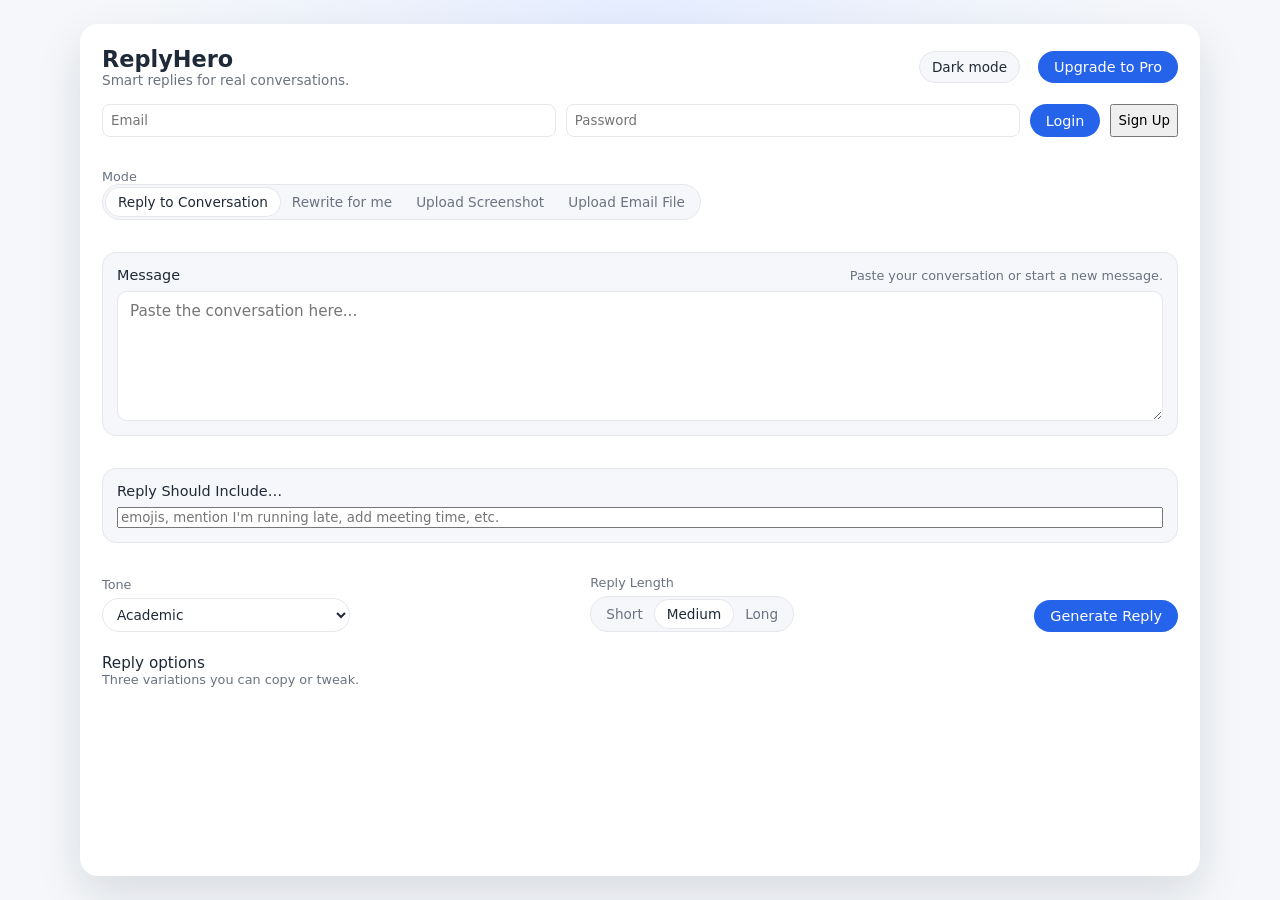
<file: index.html>
<!DOCTYPE html>
<html lang="en">
<head>
  <meta charset="UTF-8" />
  <title>ReplyHero</title>
  <meta name="viewport" content="width=device-width, initial-scale=1" />

  <link rel="stylesheet" href="replyhero.css">
</head>

<body>

  <div class="shell">
    <div class="app">

      <div class="app-header">
        <div class="left-header">
          <div>
            <div class="app-title">ReplyHero</div>
            <div class="app-subtitle">Smart replies for real conversations.</div>
          </div>
        </div>
        <div class="header-right">
          <button class="toggle-dark" id="darkToggle">Dark mode</button>

          <!-- ⭐ NEW UPGRADE BUTTON -->
          <button class="btn-primary" id="upgradeBtn" style="margin-left:10px;">
            Upgrade to Pro
          </button>

          <button id="manageBillingBtn" class="btn-outline" style="display:none; margin-left:10px;">
            Manage Subscription
          </button>

          <div id="proBadge" style="
            display:none;
            background:#4CAF50;
            color:white;
            padding:6px 12px;
            border-radius:8px;
            font-weight:600;
            margin-left:10px;
          ">
            PRO Active
          </div>
        </div>
      </div>

      <!-- LOGIN BAR -->
      <div class="login-bar" style="display:flex; gap:10px; margin-bottom:16px;">
        <input id="email"
               type="email"
               placeholder="Email"
               style="flex:1; padding:8px; border-radius:8px; border:1px solid var(--border); background:var(--card); color:var(--text);" />

        <input id="password"
               type="password"
               placeholder="Password"
               style="flex:1; padding:8px; border-radius:8px; border:1px solid var(--border); background:var(--card); color:var(--text);" />

        <button onclick="loginUser()" class="btn-primary" style="white-space:nowrap;">
          Login
        </button>

        <button onclick="signupUser()" class="btn-outline" style="white-space:nowrap;">
          Sign Up
        </button>
      </div>

      <!-- ⭐ FREE PLAN MESSAGE (correct location) -->
      <div id="freeMessage" style="
        display:none;
        margin-bottom:16px;
        color:var(--text);
        font-size:14px;
      ">
        You have <span id="freeCount">15</span> free replies remaining.
      </div>

      <!-- ⭐ MODE SELECTOR -->
      <div class="mode-row">
        <div>
          <div class="mode-label">Mode</div>
          <div class="mode-tabs" id="modeTabs">
            <button data-mode="paste" class="active">Reply to Conversation</button>
            <button data-mode="start">Rewrite for me</button>
            <button data-mode="upload">Upload Screenshot</button>
            <button data-mode="file">Upload Email File</button>
          </div>
        </div>
      </div>

      <!-- ⭐ TEXT INPUT WRAPPER -->
      <div id="textInputWrapper" class="input-card" style="margin-top:16px;">
        <div class="input-label-row">
          <div class="input-label">Message</div>
          <div class="input-hint">Paste your conversation or start a new message.</div>
        </div>

        <textarea id="conversationInput" placeholder="Paste the conversation here..."></textarea>
      </div>

      <!-- ⭐ UPLOAD WRAPPER -->
      <div id="uploadWrapper" class="upload-wrapper" style="margin-top:16px; display:none;">
        <label for="imageInput" class="mode-label">Upload a file (optional)</label>

        <input
          type="file"
          id="imageInput"
          accept=".msg,.eml,.txt,.pdf,image/*"
        >

        <div id="uploadRow" style="display:flex; align-items:center; gap:10px; margin-top:6px;">
          <div id="uploadedFileName" style="font-size:14px; color:#555;"></div>
          <button id="clearUploadBtn" class="btn-outline" style="display:none; padding:4px 8px;">Clear</button>
        </div>
      </div>

      <!-- ⭐ REPLY SHOULD INCLUDE -->
      <div class="input-card" style="margin-top:16px;">
        <div class="input-label">Reply Should Include…</div>
        <input id="includeInput"
               class="include-input"
               placeholder="emojis, mention I'm running late, add meeting time, etc.">
      </div>

      <!-- ⭐ TONE + LENGTH + GENERATE -->
      <div class="options-row" style="margin-top:16px; align-items:flex-end;">

        <!-- Tone -->
        <div class="select-group">
          <div class="mode-label">Tone</div>
          <select id="toneSelect">

            <!-- ⭐ ALPHABETIZED TONES -->
            <option value="Academic">Academic</option>
            <option value="Apologetic">Apologetic</option>
            <option value="Assertive">Assertive</option>
            <option value="Casual">Casual</option>
            <option value="Corporate Passive-Aggressive">Corporate Passive‑Aggressive</option>
            <option value="Debate-Oriented">Debate-Oriented</option>
            <option value="Direct">Direct</option>
            <option value="Dry British">Dry British</option>
            <option value="Enthusiastic">Enthusiastic</option>
            <option value="Fact-Driven">Fact-Driven</option>
            <option value="Gamer">Gamer / Esports</option>
            <option value="Gen-Z Chaotic">Gen‑Z Chaotic</option>
            <option value="Hippie">Hippie</option>
            <option value="Humorous">Humorous</option>
            <option value="Influencer">Influencer</option>
            <option value="Intimate X">Intimate X (Emotionally Deep)</option>
            <option value="Lawyer-Style">Lawyer‑Style</option>
            <option value="Minimalist">Minimalist</option>
            <option value="Mom Friend">Mom Friend</option>
            <option value="Motivational">Motivational</option>
            <option value="Naturalist">Naturalist</option>
            <option value="Pet Lovers">Pet Lovers (Animal-Oriented)</option>
            <option value="Politics-Democrat">Politics – Democrat</option>
            <option value="Politics-Neutral">Politics – Neutral</option>
            <option value="Politics-Republican">Politics – Republican</option>
            <option value="Poetic">Poetic</option>
            <option value="Professional-Executive">Professional / Executive</option>
            <option value="Promotional">Promotional</option>
            <option value="Romantic-Flirty">Romantic / Flirty</option>
            <option value="Sarcastic">Sarcastic</option>
            <option value="Savage">Savage</option>
            <option value="Southern Sweet">Southern Sweet</option>
            <option value="Sports Enthusiasts">Sports Enthusiasts</option>
            <option value="Stern">Stern</option>
            <option value="Supportive">Supportive</option>
            <option value="Techie">Techie</option>
            <option value="Therapist-Style">Therapist‑Style</option>
            <option value="Toxic-Narcissist Defense">Toxic-Narcissist Defense</option>
            <option value="Victorian Formal">Victorian Formal</option>
            <option value="Villain Arc">Villain Arc</option>
            <option value="Warm-Empathetic">Warm / Empathetic</option>
            <option value="Weirdcore">AI Weirdcore</option>
            <option value="Youthful">Youthful</option>

          </select>
        </div>

        <!-- Reply Length -->
        <div class="select-group">
          <div class="mode-label">Reply Length</div>
          <div class="mode-tabs" id="lengthTabs">
            <button data-length="Short">Short</button>
            <button data-length="Medium" class="active">Medium</button>
            <button data-length="Long">Long</button>
          </div>
        </div>

        <!-- Generate -->
        <button class="btn-primary" id="generateBtn">
          Generate Reply
        </button>
      </div>

      <!-- ⭐ OUTPUT -->
      <div id="loading" style="display:none; margin-top:16px;">Generating reply…</div>
      <div class="output-section">
        <div class="output-header-row">
          <div>
            <div class="output-title">Reply options</div>
            <div class="output-subtitle">Three variations you can copy or tweak.</div>
          </div>
        </div>
        <div id="output"></div>
      </div>

<script>
let currentUser = null;

const API_BASE = "https://api.reply-hero.com";

/* ---------------------------
   LOAD USER INFO
----------------------------*/

async function loadUser() {
  const res = await fetch(`${API_BASE}/me`, {
    credentials: "include"
  });

  const user = await res.json();
  console.log("ME endpoint:", user);
  return user;
}

/* Run on page load */
document.addEventListener("DOMContentLoaded", async () => {
  currentUser = await loadUser();
  updateUI(currentUser);
});

function updateUI(user) {
  const upgradeBtn = document.getElementById("upgradeBtn");
  const proBadge = document.getElementById("proBadge");
  const loginBar = document.querySelector(".login-bar");
  const freeMessage = document.getElementById("freeMessage");
  const freeCount = document.getElementById("freeCount");

  // Not logged in
  if (!user || !user.logged_in) {
    loginBar.style.display = "flex";
    upgradeBtn.style.display = "none";
    proBadge.style.display = "none";
    freeMessage.style.display = "none";
    document.getElementById("manageBillingBtn").style.display = "none";
    return;
  }

  // Logged in
  loginBar.style.display = "none";

  // If plan is missing, treat as free (safe fallback)
  if (!user.plan) {
    user.plan = "free";
  }

  // FREE PLAN
  if (user.plan === "free") {
    upgradeBtn.style.display = "inline-block";
    proBadge.style.display = "none";

    freeMessage.style.display = "block";
    const remaining = 15 - (user.free_uses || 0);
    freeCount.textContent = remaining;

    if (remaining <= 0) {
      generateBtn.disabled = true;
      generateBtn.textContent = "Free Limit reached, You must Upgrade to Pro at $4.99/month, cancel anytime.";
      generateBtn.style.opacity = "0.5";
    } else {
      generateBtn.disabled = false;
      generateBtn.textContent = "Generate Reply";
      generateBtn.style.opacity = "1";
    }

    document.getElementById("manageBillingBtn").style.display = "none";
    return;
  }

  // PRO PLAN
  if (user.plan === "pro") {
    upgradeBtn.style.display = "none";
    proBadge.style.display = "inline-block";
    freeMessage.style.display = "none";

    generateBtn.disabled = false;
    generateBtn.textContent = "Generate Reply";
    generateBtn.style.opacity = "1";

    document.getElementById("manageBillingBtn").style.display = "inline-block";
  }
}


/* ---------------------------
   AUTH: SIGNUP + LOGIN
----------------------------*/
async function signupUser() {
  const email = document.getElementById("email").value;
  const password = document.getElementById("password").value;

  const response = await fetch(`${API_BASE}/signup`, {
    method: "POST",
    credentials: "include",
    headers: { "Content-Type": "application/json" },
    body: JSON.stringify({ email, password })
  });

  const data = await response.json();
  console.log("Signup:", data);

  if (data.message === "Signup successful") {
    alert("Account created! You are now logged in.");
  } else {
    alert("Signup failed: " + (data.error || "Unknown error"));
  }
}

async function loginUser() {
  const email = document.getElementById("email").value;
  const password = document.getElementById("password").value;

  const response = await fetch(`${API_BASE}/login`, {
    method: "POST",
    credentials: "include",
    headers: { "Content-Type": "application/json" },
    body: JSON.stringify({ email, password })
  });

  const data = await response.json();
  console.log("Login:", data);

  if (data.message === "Login successful") {
    alert("Logged in!");
  } else {
    alert("Login failed: " + (data.error || "Unknown error"));
  }
}

/* ---------------------------
   NEW UI ELEMENTS
----------------------------*/

// ⭐ Allowed MIME types for uploads
const allowedTypes = [
  'application/pdf',
  'text/plain',
  'message/rfc822',            // .eml
  'application/vnd.ms-outlook',// .msg
  'application/octet-stream',  // fallback for .msg
  'image/png',
  'image/jpeg',
  'image/jpg',
  'image/webp'
];

// ⭐ File-type icon helper
function getFileIcon(filename) {
  const ext = filename.split('.').pop().toLowerCase();

  const map = {
    'pdf': '📄',
    'txt': '📝',
    'msg': '✉️',
    'eml': '✉️',
    'png': '🖼️',
    'jpg': '🖼️',
    'jpeg': '🖼️',
    'webp': '🖼️'
  };

  return map[ext] || '📁';
}

// ⭐ Mode + Length tabs
const modeTabs = document.getElementById("modeTabs");
const lengthTabs = document.getElementById("lengthTabs");

// ⭐ Input wrappers
const textInputWrapper = document.getElementById("textInputWrapper");
const uploadWrapper = document.getElementById("uploadWrapper");

// ⭐ Text inputs
const conversationInput = document.getElementById("conversationInput");
const includeInput = document.getElementById("includeInput");

// ⭐ Tone + Generate
const toneSelect = document.getElementById("toneSelect");
const generateBtn = document.getElementById("generateBtn");

// ⭐ Output
const outputEl = document.getElementById("output");
const loadingEl = document.getElementById("loading");

// ⭐ Upload elements (click‑only)
const imageInput = document.getElementById("imageInput");
const uploadedFileName = document.getElementById("uploadedFileName");
const clearUploadBtn = document.getElementById("clearUploadBtn");

// ⭐ Prevent mode switching when clicking inside upload wrapper
uploadWrapper.addEventListener("click", (e) => {
  e.stopPropagation();
});

// ⭐ Show filename + Clear button when a file is uploaded
imageInput.addEventListener("change", () => {
  const file = imageInput.files[0];
  if (!file) return;

  // ⭐ Validate file type
  if (!allowedTypes.includes(file.type)) {
    alert("Unsupported file type.");
    imageInput.value = "";
    uploadedFileName.textContent = "";
    clearUploadBtn.style.display = "none";
    return;
  }

  // Show icon + filename
  uploadedFileName.textContent = `${getFileIcon(file.name)} ${file.name}`;
  clearUploadBtn.style.display = "inline-block";
});

// ⭐ Clear Upload button logic
clearUploadBtn.addEventListener("click", () => {
  imageInput.value = "";
  uploadedFileName.textContent = "";
  clearUploadBtn.style.display = "none";

  selectedMode = "paste"; // or "start", depending on your UX preference

});

/* ---------------------------
   STATE
----------------------------*/
let selectedMode = "paste";     // paste | start | upload | file
let selectedLength = "Medium";  // Short | Medium | Long

/* ---------------------------
   MODE SWITCHING
----------------------------*/
modeTabs.addEventListener("click", (e) => {
  if (e.target.tagName !== "BUTTON") return;

  selectedMode = e.target.dataset.mode;

  // Update active button
  [...modeTabs.children].forEach(btn =>
    btn.classList.toggle("active", btn.dataset.mode === selectedMode)
  );

  // ⭐ Update upload label depending on mode
  const uploadLabel = document.querySelector('label[for="imageInput"]');

  if (selectedMode === "upload") {
    uploadLabel.textContent = "Upload a screenshot";
  }

  if (selectedMode === "file") {
    uploadLabel.textContent = "Upload an email file (.eml, .txt, .pdf)";
  }

  // Show/hide input areas
  if (selectedMode === "upload" || selectedMode === "file") {
    textInputWrapper.style.display = "none";
    uploadWrapper.style.display = "block";
  } else {
    textInputWrapper.style.display = "block";
    uploadWrapper.style.display = "none";

    conversationInput.placeholder =
      selectedMode === "paste"
        ? "Paste the conversation here..."
        : "Start a new message...";
  }
});

/* ---------------------------
   LENGTH SWITCHING
----------------------------*/
lengthTabs.addEventListener("click", (e) => {
  if (e.target.tagName !== "BUTTON") return;

  selectedLength = e.target.dataset.length;

  [...lengthTabs.children].forEach(btn =>
    btn.classList.toggle("active", btn.dataset.length === selectedLength)
  );
});

/* ---------------------------
   GENERATE REPLIES
----------------------------*/
async function generateReplies() {
  outputEl.innerHTML = "";
  loadingEl.style.display = "block";

  const form = new FormData();
  form.append("mode", selectedMode);
  form.append("tone", toneSelect.value);
  form.append("length", selectedLength);
  form.append("include", includeInput.value);

  // ⭐ Text modes (paste + start)
  if (selectedMode === "paste" || selectedMode === "start") {
    form.append("conversation", conversationInput.value.trim());
  }

  // ⭐ Screenshot upload mode
  if (selectedMode === "upload" && imageInput.files[0]) {
    form.append("image", imageInput.files[0]);
  }

  // ⭐ Email file upload mode (.msg, .eml, .txt, .pdf, images)
  if (selectedMode === "file" && imageInput.files[0]) {
    form.append("file", imageInput.files[0]);
  }

  try {
    const res = await fetch(`${API_BASE}/generate-reply`, {
      method: "POST",
      credentials: "include",
      body: form
    });

    loadingEl.style.display = "none";

    if (res.status === 401) {
      outputEl.innerHTML = `<div class="output-card">You must be logged in.</div>`;
      return;
    }

    if (res.status === 402) {
      outputEl.innerHTML = `<div class="output-card">You’ve reached your free reply limit.</div>`;
      return;
    }

    const data = await res.json();

    /* ⭐ Update free_uses in UI if backend returned it */
    if (data.free_uses !== undefined && currentUser) {
      currentUser.free_uses = data.free_uses;
      updateUI(currentUser);
    }

    if (!data.replies) {
      outputEl.innerHTML = `
        <div class="output-card">
          ${data.error || "Error generating replies."}
        </div>
      `;
      return;
    }

    outputEl.innerHTML = "";

    data.replies.forEach((reply, index) => {
      const card = document.createElement("div");
      card.className = "output-card";

      card.innerHTML = `
        <div class="output-card-header">
          <div class="output-label">Option ${index + 1}</div>
          <button class="copy-btn">Copy</button>
        </div>
        <div>${reply}</div>
      `;

      const copyBtn = card.querySelector(".copy-btn");
      copyBtn.addEventListener("click", async () => {
        await navigator.clipboard.writeText(reply);
        copyBtn.textContent = "Copied";
        copyBtn.classList.add("copied");
        setTimeout(() => {
          copyBtn.textContent = "Copy";
          copyBtn.classList.remove("copied");
        }, 1200);
      });

      outputEl.appendChild(card);
    });

  } catch (err) {
    loadingEl.style.display = "none";
    outputEl.innerHTML = `<div class="output-card">Error: Could not reach backend.</div>`;
  }
}

/* ---------------------------
   BIND GENERATE BUTTON
----------------------------*/
generateBtn.addEventListener("click", generateReplies);

/* ---------------------------
   ⭐ STRIPE CHECKOUT
----------------------------*/
document.getElementById("upgradeBtn").addEventListener("click", async () => {
  try {
    const response = await fetch(`${API_BASE}/create-checkout-session`, {
      method: "POST",
      credentials: "include"
    });

    const data = await response.json();

    if (data.url) {
      window.location.href = data.url; // Redirect to Stripe Checkout
    } else {
      alert("Error creating checkout session");
    }
  } catch (err) {
    console.error(err);
    alert("Something went wrong while starting checkout.");
  }
});

/* ---------------------------
   ⭐ Manage Billing
----------------------------*/
document.getElementById("manageBillingBtn").onclick = async () => {
  const res = await fetch(`${API_BASE}/billing-portal`, {
    method: "POST",
    credentials: "include"
  });

  const data = await res.json();

  if (data.url) {
    window.location.href = data.url;
  } else {
    alert("Could not open billing portal.");
  }
};

/* ---------------------------
   ⭐ DARK MODE (unchanged)
----------------------------*/
function loadTheme() {
  const saved = localStorage.getItem("replyhero_theme");
  if (saved === "dark") {
    document.body.classList.add("dark");
  }
}

function saveTheme() {
  const isDark = document.body.classList.contains("dark");
  localStorage.setItem("replyhero_theme", isDark ? "dark" : "light");
}

darkToggle.addEventListener("click", () => {
  document.body.classList.toggle("dark");
  saveTheme();
});

loadTheme();

</script>
    </div>
  </div>
</body>
</html>
</file>
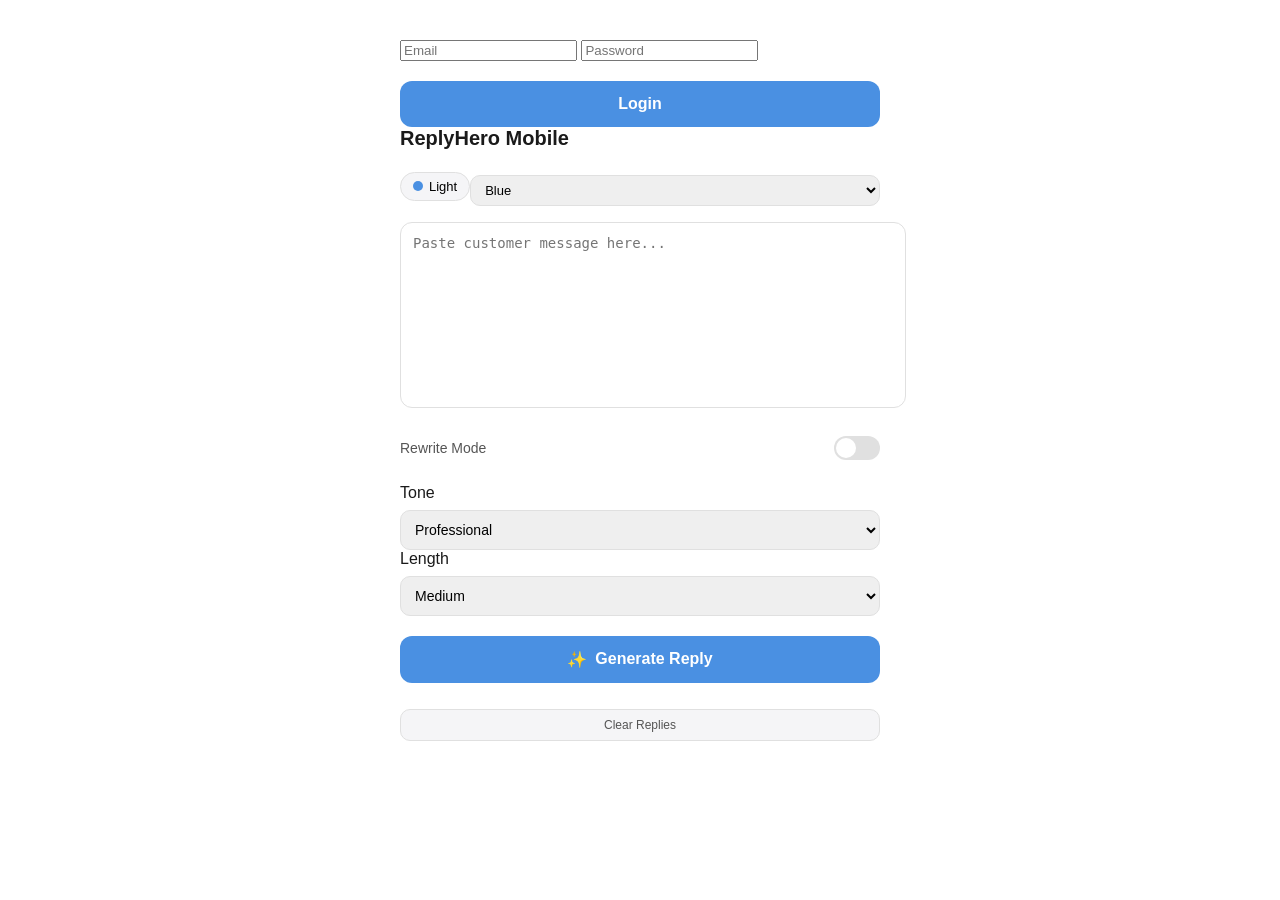
<file: index_mobile_version.html>
<!DOCTYPE html>
<html lang="en">
<head>
<meta charset="UTF-8" />
<meta name="viewport" content="width=device-width, initial-scale=1.0" />
<title>ReplyHero Mobile</title>

<style>
  :root {
    --bg: #ffffff;
    --bg-soft: #f5f5f7;
    --border: #e0e0e0;
    --text: #1a1a1a;
    --text-soft: #555;
    --accent: #4a90e2;
    --accent-soft: #e8f1fc;
    --accent-strong: #1f6acb;
  }

  body {
    margin: 0;
    padding: 0;
    background: var(--bg);
    font-family: -apple-system, BlinkMacSystemFont, "Segoe UI", Roboto, sans-serif;
    color: var(--text);
  }

  .container {
    max-width: 480px;
    margin: auto;
    padding: 16px;
  }

  h2 {
    margin-top: 0;
    font-size: 20px;
    font-weight: 600;
  }

  /* Header */
  .header-controls {
    display: flex;
    justify-content: space-between;
    align-items: center;
    margin-bottom: 16px;
  }

  .pill-toggle {
    display: flex;
    align-items: center;
    gap: 6px;
    padding: 6px 12px;
    border-radius: 20px;
    border: 1px solid var(--border);
    background: var(--bg-soft);
    cursor: pointer;
    font-size: 13px;
  }

  .pill-toggle .dot {
    width: 10px;
    height: 10px;
    border-radius: 50%;
    background: var(--accent);
  }

  .theme-select {
    padding: 6px 10px;
    border-radius: 10px;
    border: 1px solid var(--border);
    font-size: 13px;
  }

  /* Inputs */
  textarea {
    width: 100%;
    height: 160px;
    padding: 12px;
    border-radius: 12px;
    border: 1px solid var(--border);
    font-size: 14px;
    resize: none;
    outline: none;
  }

  .section {
    margin-top: 24px;
  }

  /* Rewrite toggle */
  .toggle-row {
    display: flex;
    align-items: center;
    justify-content: space-between;
    margin-bottom: 12px;
  }

  .toggle-label {
    font-size: 14px;
    color: var(--text-soft);
  }

  .toggle-switch {
    position: relative;
    width: 46px;
    height: 24px;
    background: var(--border);
    border-radius: 24px;
    cursor: pointer;
    transition: 0.2s;
  }

  .toggle-switch::after {
    content: "";
    position: absolute;
    width: 20px;
    height: 20px;
    background: white;
    border-radius: 50%;
    top: 2px;
    left: 2px;
    transition: 0.2s;
  }

  .toggle-switch.on {
    background: var(--accent);
  }

  .toggle-switch.on::after {
    transform: translateX(22px);
  }

  select {
    width: 100%;
    padding: 10px;
    border-radius: 10px;
    border: 1px solid var(--border);
    font-size: 14px;
    margin-top: 8px;
  }

  /* Buttons */
  .primary-btn {
    width: 100%;
    margin-top: 20px;
    padding: 14px;
    border-radius: 12px;
    border: none;
    background: var(--accent);
    color: white;
    font-size: 16px;
    font-weight: 600;
    cursor: pointer;
    display: flex;
    align-items: center;
    justify-content: center;
    gap: 8px;
    transition: 0.2s;
  }

  .primary-btn.pulsing {
    animation: pulse 0.4s ease;
  }

  @keyframes pulse {
    0% { transform: scale(1); }
    50% { transform: scale(0.96); }
    100% { transform: scale(1); }
  }

  /* Spinner */
  .spinner {
    width: 14px;
    height: 14px;
    border: 2px solid rgba(255,255,255,0.4);
    border-top-color: #fff;
    border-radius: 50%;
    animation: spin 0.6s linear infinite;
  }

  @keyframes spin {
    to { transform: rotate(360deg); }
  }

  /* Replies */
  .reply-list {
    margin-top: 16px;
  }

  .reply-item {
    background: var(--bg-soft);
    border: 1px solid var(--border);
    padding: 12px;
    border-radius: 12px;
    margin-bottom: 12px;
  }

  .reply-meta {
    display: flex;
    justify-content: space-between;
    font-size: 12px;
    color: var(--text-soft);
    margin-bottom: 6px;
  }

  .badge {
    background: var(--accent-soft);
    color: var(--accent-strong);
    padding: 2px 6px;
    border-radius: 6px;
    font-size: 11px;
  }

  .copy-btn {
    font-size: 11px;
    padding: 3px 8px;
    border-radius: 6px;
    background: var(--accent-soft);
    color: var(--accent-strong);
    border: 1px solid var(--accent);
    cursor: pointer;
    transition: 0.15s ease;
  }

  .copy-btn:hover {
    background: var(--accent);
    color: #fff;
  }

  /* Dark mode */
  body.dark {
    --bg: #0f0f0f;
    --bg-soft: #1a1a1a;
    --border: #333;
    --text: #f5f5f5;
    --text-soft: #bbb;
  }
</style>
</head>

<body>
<div class="container">

  <!-- ⭐ LOGIN -->
  <div class="section">
    <input id="email" type="email" placeholder="Email" />
    <input id="password" type="password" placeholder="Password" />
    <button class="primary-btn" onclick="loginUser()">Login</button>
  </div>

  <h2>ReplyHero Mobile</h2>

  <!-- ⭐ THEME + ACCENT -->
  <div class="header-controls">
    <button id="themeToggle" class="pill-toggle" type="button">
      <span class="dot"></span>
      <span class="label">Light</span>
    </button>

    <select id="accentSelect" class="theme-select">
      <option value="blue">Blue</option>
      <option value="teal">Teal</option>
      <option value="amber">Amber</option>
    </select>
  </div>

  <!-- ⭐ MAIN INPUT -->
  <textarea id="conversationInput" placeholder="Paste customer message here..."></textarea>

  <!-- ⭐ REWRITE MODE -->
  <div class="section">
    <div class="toggle-row">
      <span class="toggle-label">Rewrite Mode</span>
      <div id="rewriteToggle" class="toggle-switch"></div>
    </div>
  </div>

  <!-- ⭐ TONE + LENGTH -->
  <div class="section">
    <label>Tone</label>
    <select id="toneSelect">
      <option value="Professional">Professional</option>
      <option value="Formal">Formal</option>
      <option value="Warm">Warm</option>
      <option value="Direct">Direct</option>
      <option value="Executive">Executive</option>
      <option value="Empathetic">Empathetic</option>
      <option value="Customer-Service">Customer‑Service</option>
      <option value="Friendly">Friendly</option>
      <option value="Flirty">Flirty</option>
      <option value="Assertive">Assertive</option>
      <option value="Casual">Casual</option>
      <option value="Apologetic">Apologetic</option>
      <option value="Enthusiastic">Enthusiastic</option>
      <option value="Supportive">Supportive</option>
      <option value="Sarcastic">Sarcastic</option>
      <option value="Humorous">Humorous</option>
      <option value="Romantic">Romantic</option>
      <option value="Motivational">Motivational</option>
      <option value="Stern">Stern</option>
    </select>

    <label>Length</label>
    <select id="lengthSelect">
      <option value="Short">Short</option>
      <option value="Medium" selected>Medium</option>
      <option value="Long">Long</option>
    </select>
  </div>

  <!-- ⭐ GENERATE BUTTON -->
  <button id="generateBtn" class="primary-btn" type="button">
    <span class="icon" id="generateIcon">✨</span>
    <span id="generateText">Generate Reply</span>
  </button>

  <!-- ⭐ REPLIES -->
  <div id="replyList" class="reply-list"></div>

  <button id="clearRepliesBtn"
    style="margin-top:10px; width:100%; padding:8px; border-radius:10px; border:1px solid var(--border); background:var(--bg-soft); color:var(--text-soft); font-size:12px; cursor:pointer;">
    Clear Replies
  </button>

</div>

<script>
  /* LOGIN */
  async function loginUser() {
    const email = document.getElementById("email").value;
    const password = document.getElementById("password").value;

    const response = await fetch("https://replyhero-backend.onrender.com/login", {
      method: "POST",
      credentials: "include",
      headers: { "Content-Type": "application/json" },
      body: JSON.stringify({ email, password })
    });

    const data = await response.json();
    alert(data.message || data.error);
  }

  /* THEME */
  const themeToggle = document.getElementById("themeToggle");
  const accentSelect = document.getElementById("accentSelect");

  let darkMode = false;

  themeToggle.addEventListener("click", () => {
    darkMode = !darkMode;
    document.body.classList.toggle("dark", darkMode);
    themeToggle.querySelector(".label").textContent = darkMode ? "Dark" : "Light";
  });

  accentSelect.addEventListener("change", () => {
    const val = accentSelect.value;

    if (val === "blue") {
      document.documentElement.style.setProperty("--accent", "#4a90e2");
      document.documentElement.style.setProperty("--accent-soft", "#e8f1fc");
      document.documentElement.style.setProperty("--accent-strong", "#1f6acb");
    }
    if (val === "teal") {
      document.documentElement.style.setProperty("--accent", "#2bb3a3");
      document.documentElement.style.setProperty("--accent-soft", "#dff7f4");
      document.documentElement.style.setProperty("--accent-strong", "#1d7f73");
    }
    if (val === "amber") {
      document.documentElement.style.setProperty("--accent", "#ffb300");
      document.documentElement.style.setProperty("--accent-soft", "#fff4d6");
      document.documentElement.style.setProperty("--accent-strong", "#cc8f00");
    }
  });

  /* REWRITE TOGGLE */
  const rewriteToggle = document.getElementById("rewriteToggle");
  let rewriteOn = false;

  rewriteToggle.addEventListener("click", () => {
    rewriteOn = !rewriteOn;
    rewriteToggle.classList.toggle("on", rewriteOn);
  });

  /* REPLY GENERATION */
  const generateBtn = document.getElementById("generateBtn");
  const replyList = document.getElementById("replyList");
  const toneSelect = document.getElementById("toneSelect");
  const lengthSelect = document.getElementById("lengthSelect");

  function startLoading() {
    generateBtn.disabled = true;
    generateIcon.innerHTML = "";
    generateIcon.classList.add("spinner");
    generateText.textContent = "Generating...";
  }

  function stopLoading() {
    generateBtn.disabled = false;
    generateIcon.classList.remove("spinner");
    generateIcon.innerHTML = "✨";
    generateText.textContent = "Generate Reply";
  }

  function addReply(text, meta) {
    const item = document.createElement("div");
    item.className = "reply-item";

    const metaRow = document.createElement("div");
    metaRow.className = "reply-meta";

    const left = document.createElement("span");
    left.textContent = meta;

    const badge = document.createElement("span");
    badge.className = "badge";
    badge.textContent = "AI Reply";

    const copyBtn = document.createElement("button");
    copyBtn.className = "copy-btn";
    copyBtn.textContent = "Copy";
    copyBtn.addEventListener("click", () => {
      navigator.clipboard.writeText(text);
      copyBtn.textContent = "Copied!";
      setTimeout(() => (copyBtn.textContent = "Copy"), 1200);
    });

    metaRow.appendChild(left);
    metaRow.appendChild(badge);
    metaRow.appendChild(copyBtn);

    const body = document.createElement("div");
    body.className = "reply-body";
    body.textContent = text;

    item.appendChild(metaRow);
    item.appendChild(body);

    replyList.prepend(item);
  }

  document.getElementById("clearRepliesBtn").addEventListener("click", () => {
    replyList.innerHTML = "";
  });

  async function generateReply() {
    startLoading();

    const tone = toneSelect.value;
    const length = lengthSelect.value;
    const mode = rewriteOn ? "rewrite" : "generate";

    let replyText = "";
    try {
      const res = await fetch("https://replyhero-backend.onrender.com/reply", {
        method: "POST",
        credentials: "include",
        headers: { "Content-Type": "application/json" },
        body: JSON.stringify({
          conversation: document.getElementById("conversationInput").value.trim(),
          tone,
          rewrite: mode === "rewrite",
          length
        })
      });

      const data = await res.json();

if (data.error === "limit_reached") {
  alert(data.message);
  stopLoading();
  return;
}

replyText = data.reply || "Error: No reply returned from server.";

    } catch (err) {
      replyText = "Error: Could not reach ReplyHero backend.";
    }

    const metaLabel = `${tone} · ${length} · ${
      mode === "rewrite" ? "Rewrite" : "New reply"
    }`;

    addReply(replyText, metaLabel);

    stopLoading();
  }

  generateBtn.addEventListener("click", () => {
    generateReply().catch(console.error);
  });
</script>

</body>
</html>
</file>
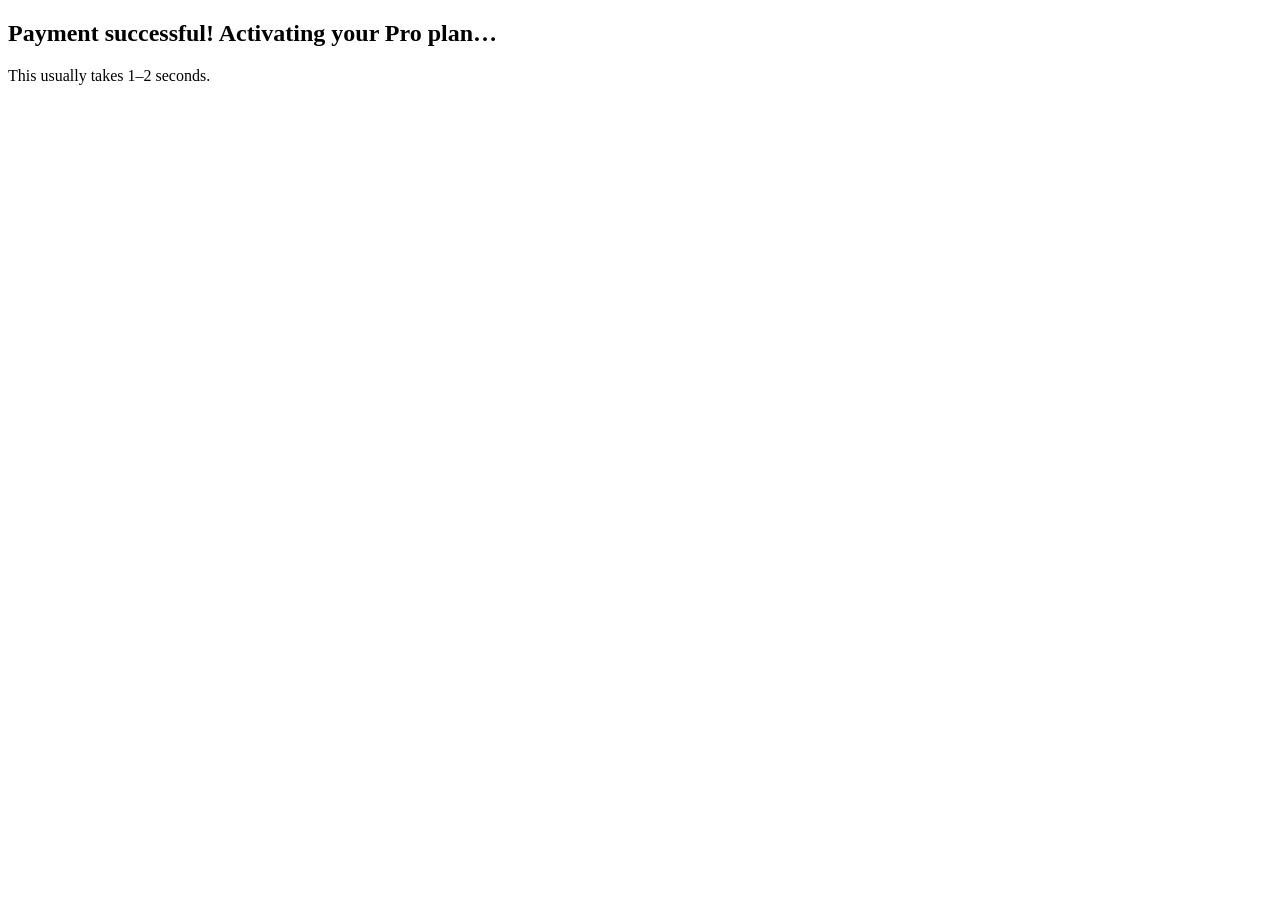
<file: success.html>
<!DOCTYPE html>
<html>
<head>
  <title>Success</title>
</head>
<body>
  <h2>Payment successful! Activating your Pro plan…</h2>
  <p>This usually takes 1–2 seconds.</p>

  <script>
    // Wait 1.5 seconds, then return to the app
    setTimeout(() => {
      window.location.href = "/";
    }, 1500);
  </script>
</body>
</html>
</file>
<file: replyhero.css>
:root {
  --bg: #f5f7fa;
  --bg-soft: #e5e7eb;
  --card: #ffffff;
  --text: #1f2937;
  --subtext: #6b7280;
  --border: #e5e7eb;
  --primary: #2563eb;
  --primary-hover: #1d4ed8;
  --danger: #ef4444;
  --shadow-soft: 0 18px 45px rgba(15, 23, 42, 0.12);
}

body.dark {
  --bg: #0f172a;
  --bg-soft: #020617;
  --card: #020617;
  --text: #e5e7eb;
  --subtext: #9ca3af;
  --border: #1f2937;
  --primary: #3b82f6;
  --primary-hover: #60a5fa;
  --shadow-soft: 0 18px 45px rgba(0, 0, 0, 0.7);
}

* {
  box-sizing: border-box;
  font-family: system-ui, -apple-system, BlinkMacSystemFont, "SF Pro Text", sans-serif;
}

body {
  margin: 0;
  background: radial-gradient(circle at top, #e5edff 0, var(--bg) 45%);
  color: var(--text);
  min-height: 100vh;
  display: flex;
  justify-content: center;
  padding: 24px 12px;
  transition: background 0.3s ease, color 0.3s ease;
}

.shell {
  width: 100%;
  max-width: 1120px;
  display: flex;
  gap: 16px;
  position: relative;
}

/* Main app */

.app {
  flex: 1;
  background: var(--card);
  border-radius: 18px;
  padding: 22px 22px 20px;
  box-shadow: var(--shadow-soft);
  display: flex;
  flex-direction: column;
  gap: 16px;
}

.app-header {
  display: flex;
  align-items: center;
  justify-content: space-between;
  gap: 10px;
}

.left-header {
  display: flex;
  align-items: center;
  gap: 10px;
}

.app-title {
  font-size: 1.4rem;
  font-weight: 700;
}

.app-subtitle {
  font-size: 0.85rem;
  color: var(--subtext);
}

.header-right {
  display: flex;
  align-items: center;
  gap: 8px;
}

.toggle-dark {
  cursor: pointer;
  padding: 7px 12px;
  border-radius: 999px;
  background: var(--bg);
  color: var(--text);
  border: 1px solid var(--border);
  font-size: 0.85rem;
}

/* Mode selector */

.mode-row {
  display: flex;
  flex-wrap: wrap;
  gap: 10px;
  align-items: center;
  justify-content: space-between;
}

.mode-label {
  font-size: 0.8rem;
  color: var(--subtext);
}

.mode-tabs {
  display: inline-flex;
  border-radius: 999px;
  border: 1px solid var(--border);
  background: var(--bg);
  padding: 3px;
}

.mode-tabs button {
  border: none;
  background: transparent;
  padding: 6px 12px;
  border-radius: 999px;
  font-size: 0.85rem;
  cursor: pointer;
  color: var(--subtext);
}

.mode-tabs button.active {
  background: var(--card);
  color: var(--text);
  box-shadow: 0 0 0 1px var(--border);
}

/* Input card */

.input-card {
  border-radius: 14px;
  border: 1px solid var(--border);
  background: var(--bg);
  padding: 14px;
  display: flex;
  flex-direction: column;
  gap: 8px;
}

.input-label-row {
  display: flex;
  justify-content: space-between;
  align-items: baseline;
  gap: 8px;
}

.input-label {
  font-size: 0.9rem;
  font-weight: 500;
}

.input-hint {
  font-size: 0.8rem;
  color: var(--subtext);
}

textarea {
  width: 100%;
  min-height: 130px;
  resize: vertical;
  padding: 10px 12px;
  border-radius: 10px;
  border: 1px solid var(--border);
  background: var(--card);
  color: var(--text);
  font-size: 0.95rem;
}

textarea:focus {
  outline: none;
  border-color: var(--primary);
  box-shadow: 0 0 0 1px rgba(37, 99, 235, 0.25);
}

/* Tone + length */

.options-row {
  display: flex;
  align-items: center;
  gap: 16px;
  justify-content: space-between;
}

.options-row .select-group {
  display: flex;
  flex-direction: column;
  gap: 6px;
}

.options-row .mode-tabs {
  white-space: nowrap;
}

select {
  padding: 7px 10px;
  border-radius: 999px;
  border: 1px solid var(--border);
  background: var(--card);
  color: var(--text);
  font-size: 0.85rem;
}

/* Buttons */

.btn-primary {
  background: var(--primary);
  color: white;
  border-radius: 999px;
  border: none;
  padding: 8px 16px;
  font-size: 0.9rem;
  cursor: pointer;
  display: inline-flex;
  align-items: center;
  gap: 6px;
}

.btn-primary:hover {
  background: var(--primary-hover);
}

.btn-secondary {
  background: var(--bg);
  color: var(--text);
  border-radius: 999px;
  border: 1px solid var(--border);
  padding: 8px 14px;
  font-size: 0.85rem;
  cursor: pointer;
}

/* Loading */

.loading {
  text-align: center;
  margin-top: 10px;
  font-size: 0.9rem;
  color: var(--subtext);
}

.spinner {
  width: 26px;
  height: 26px;
  border: 3px solid var(--border);
  border-top-color: var(--primary);
  border-radius: 50%;
  animation: spin 0.7s linear infinite;
  margin: 0 auto 8px;
}

@keyframes spin {
  to { transform: rotate(360deg); }
}

/* Output */

.output-section {
  margin-top: 6px;
  display: flex;
  flex-direction: column;
  gap: 10px;
}

.output-header-row {
  display: flex;
  justify-content: space-between;
  align-items: center;
  gap: 8px;
}

.output-title {
  font-size: 0.95rem;
  font-weight: 500;
}

.output-subtitle {
  font-size: 0.8rem;
  color: var(--subtext);
}

.output-card {
  border: 1px solid var(--border);
  padding: 14px 12px 12px;
  border-radius: 12px;
  background: var(--bg);
  position: relative;
  font-size: 0.95rem;
}

.output-card-header {
  display: flex;
  justify-content: space-between;
  align-items: center;
  margin-bottom: 6px;
  gap: 8px;
}

.output-label {
  font-size: 0.8rem;
  font-weight: 600;
  text-transform: uppercase;
  letter-spacing: 0.04em;
  color: var(--subtext);
}

.copy-btn {
  background: var(--primary);
  color: white;
  border: none;
  padding: 5px 10px;
  border-radius: 999px;
  cursor: pointer;
  font-size: 0.75rem;
  display: inline-flex;
  align-items: center;
  gap: 4px;
}

.copy-btn.copied {
  background: #16a34a;
}

/* ============================
   ⭐ Upload (Desktop)
   ============================ */

.upload-wrapper {
  background: #fff;
  border: 1px solid #ddd;
  border-radius: 8px;
  padding: 16px;
  margin-top: 16px;
}

.upload-wrapper label.mode-label {
  font-weight: 600;
  margin-bottom: 8px;
  display: block;
}

#imageInput {
  margin-top: 8px;
}

#uploadRow {
  margin-top: 10px;
  display: flex;
  align-items: center;
  gap: 10px;
}

/* ============================
   ⭐ Upload Button (Mobile)
   ============================ */

.upload-mobile-btn {
  display: none;
  margin-top: 10px;
  width: 100%;
  padding: 10px 14px;
  border-radius: 999px;
  border: 1px solid var(--border);
  background: var(--bg);
  color: var(--text);
  font-size: 0.9rem;
  cursor: pointer;
  transition: background 0.25s ease;
}

.upload-mobile-btn:hover {
  background: var(--bg-soft);
}

/* ============================
   ⭐ FULL RESPONSIVE UPGRADE
   ============================ */

@media (max-width: 768px) {

  /* Global readability */
  body {
    padding: 16px;
    font-size: 20px;
    line-height: 1.6;
  }

  .shell {
    flex-direction: column;
    gap: 20px;
  }

  .app {
    padding: 24px 20px;
  }

  /* Header */
  .app-header {
    flex-direction: column;
    align-items: flex-start;
    gap: 12px;
  }

  .left-header {
    width: 100%;
    justify-content: space-between;
  }

  /* ⭐ LOGIN BAR — BIGGER EVERYTHING */
  .login-bar {
    display: flex;
    flex-direction: column;
    gap: 18px !important;
    width: 100%;
    background: var(--card);
    padding: 20px;
    border-radius: 18px;
    border: 1px solid var(--border);
  }

  .login-bar input {
    width: 100%;
    padding: 18px 20px;
    font-size: 1.2rem;
    border-radius: 16px;
  }

  .login-bar button {
    width: 100%;
    padding: 18px 20px;
    font-size: 1.2rem;
    border-radius: 16px;
  }

  /* ⭐ MODE SELECTOR */
  .mode-row {
    flex-direction: column;
    align-items: flex-start;
    gap: 18px;
  }

  .mode-label {
    font-size: 1.2rem;
    font-weight: 600;
  }

  .mode-tabs button {
    padding: 14px 18px;
    font-size: 1.1rem;
    border-radius: 14px;
  }

  /* ⭐ TEXT INPUT AREA */
  textarea {
    min-height: 220px;
    font-size: 1.1rem;
    padding: 18px;
    border-radius: 16px;
  }

  .input-label,
  .input-hint {
    font-size: 1.2rem;
  }

  /* ⭐ REPLY SHOULD INCLUDE */
  .include-input {
    padding: 18px;
    font-size: 1.1rem;
    border-radius: 16px;
  }

  /* ⭐ TONE + LENGTH + GENERATE */
  .options-row {
    flex-direction: column;
    align-items: stretch;
    gap: 18px;
  }

  .select-group {
    width: 100%;
  }

  select {
    width: 100%;
    padding: 16px;
    font-size: 1.1rem;
    border-radius: 16px;
  }

  #generateBtn {
    width: 100%;
    justify-content: center;
    padding: 18px 20px;
    font-size: 1.2rem;
    border-radius: 16px;
  }

  /* ⭐ OUTPUT CARDS */
  .output-card {
    font-size: 1.1rem;
    padding: 20px;
    border-radius: 18px;
  }

  .output-title {
    font-size: 1.4rem;
    font-weight: 700;
  }

  .output-subtitle {
    font-size: 1.1rem;
  }

 /* Global background */
  body {
    background: #0d0f12;
    color: #ffffff;
  }

  .app {
    background: #111418;
    border-radius: 22px;
  }

  .login-bar,
  .input-card,
  .upload-wrapper,
  .output-card {
    background: #161a20;
    border: 1px solid #1f242c;
    border-radius: 18px;
  }

  .login-bar input,
  .include-input,
  textarea,
  select {
    background: #1c2129;
    border: 1px solid #2a313c;
    color: #e8ecf3;
  }

  .btn-primary {
    background: #007bff;
    color: white;
  }

  .btn-outline {
    border: 1px solid #007bff;
    color: #007bff;
  }

  .mode-tabs button.active {
    background: #007bff;
    color: white;
  }

  /* ⭐ MODE SELECTOR — MOBILE WRAP FIX */
  .mode-tabs {
    display: flex;
    flex-wrap: wrap;
    gap: 12px;
    width: 100%;
  }

  .mode-tabs button {
    flex: 1 1 48%; /* Two buttons per row on mobile */
    text-align: center;
  }

/* ============================
   ⭐ DESKTOP UPGRADE
   ============================ */
@media (min-width: 769px) {

  /* Global readability */
  body {
    font-size: 18px;
    line-height: 1.6;
    padding: 40px;
  }

  .shell {
    max-width: 1120px;
    gap: 24px;
  }

  .app {
    padding: 40px;
    border-radius: 20px;
  }

  /* ⭐ LOGIN BAR — Bigger Email & Password */
  .login-bar {
    display: flex;
    flex-direction: row;
    gap: 24px;
    align-items: center;
    background: var(--card);
    padding: 24px;
    border-radius: 18px;
    border: 1px solid var(--border);
  }

  .login-bar input {
    flex: 1;
    padding: 16px 20px;
    font-size: 1.1rem;
    border-radius: 14px;
  }

  .login-bar button {
    padding: 16px 24px;
    font-size: 1.1rem;
    border-radius: 14px;
  }

  /* ⭐ MODE SELECTOR — Bigger Tabs & Buttons */
  .mode-row {
    display: flex;
    align-items: center;
    gap: 20px;
    margin-top: 24px;
    justify-content: space-between;
  }

  .mode-label {
    font-size: 1.2rem;
    font-weight: 600;
  }

  .mode-tabs button {
    padding: 14px 22px;
    font-size: 1.1rem;
    border-radius: 14px;
  }

  /* ⭐ REPLY SHOULD INCLUDE — Bigger Text Field */
  .include-input {
    width: 100%;
    padding: 18px;
    font-size: 1.1rem;
    border-radius: 16px;
    margin-top: 20px;
  }

  /* ⭐ TONE + REPLY LENGTH — Bigger Labels & Controls */
  .options-row {
    display: flex;
    align-items: center;
    gap: 24px;
    margin-top: 24px;
    justify-content: space-between;
  }

  .options-row label,
  .input-label {
    font-size: 1.2rem;
    font-weight: 600;
  }

  select,
  .length-buttons button {
    padding: 14px 20px;
    font-size: 1.1rem;
    border-radius: 14px;
  }

  /* ⭐ GENERATE BUTTON — Bigger & Centered */
  #generateBtn {
    padding: 18px 28px;
    font-size: 1.2rem;
    border-radius: 16px;
    margin-top: 28px;
  }

  /* ⭐ OUTPUT CARDS — Larger Text */
  .output-card {
    font-size: 1.1rem;
    padding: 24px;
    border-radius: 18px;
  }

  .output-title {
    font-size: 1.4rem;
    font-weight: 700;
  }

  .output-subtitle {
    font-size: 1.1rem;
  }
}
</file>
